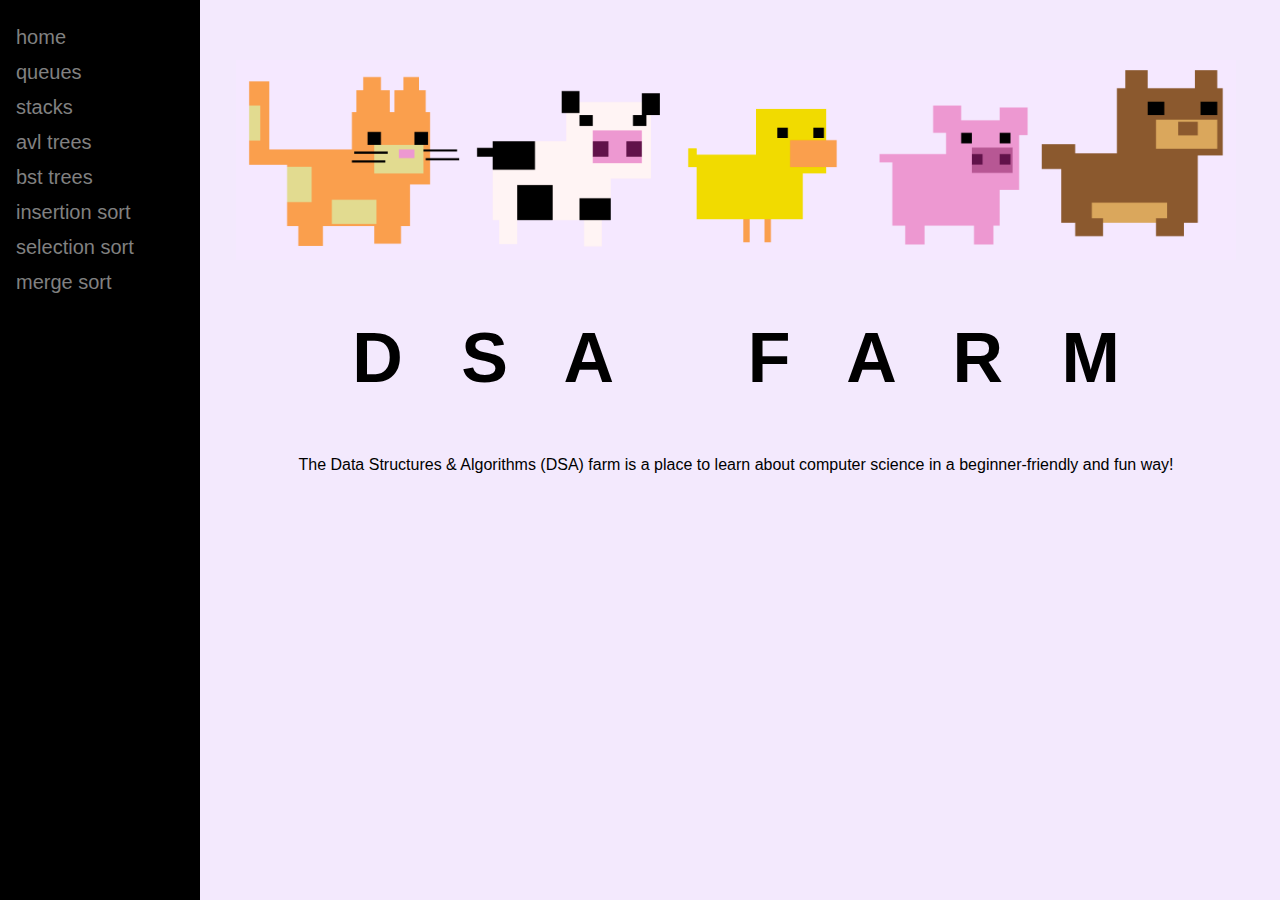
<file: index.html>
<!DOCTYPE html>
<html>

<head>
  <meta charset="utf-8">
  <meta name="viewport" content="width=device-width">
  
<title>DSA FARM</title>
<link rel="icon" type="image/x-icon" href="/images/ducky.png">
	
  <link href="style.css" rel="stylesheet" type="text/css" />
</head>

<body>


	
	<div class="about">
		<img width="200px" height="400px" class="profilepicture" src="images/animal.png"/>

		<h2 class="name"> D &nbsp S &nbsp A &nbsp &nbsp &nbsp F &nbsp A &nbsp R &nbsp M</h2>

		<p class="description"> The Data Structures & Algorithms (DSA) farm is a place to learn about computer science in a beginner-friendly and fun way! </p>
<!-- 
    	<button class="feed_button" onclick="increment()">Click to feed me!</button> -->

	</div>


  <div class="sidebar">
<!--     <a href="otherpagesfolder.index.html">Click here to go through a folder to another page</a> -->
    <a href="index.html">home</a>

    <a href="queue.html">queues</a>

    <a href="stacks.html">stacks</a>
    
    <a href="avltree.html">avl trees</a>
    
    <a href="bsttree.html">bst trees</a>
    
    <a href="insertionsort.html">insertion sort</a>

    <a href="selectionsort.html">selection sort</a>
    
    <a href="mergesort.html">merge sort</a>


  </div>


</body>

</html>
</file>
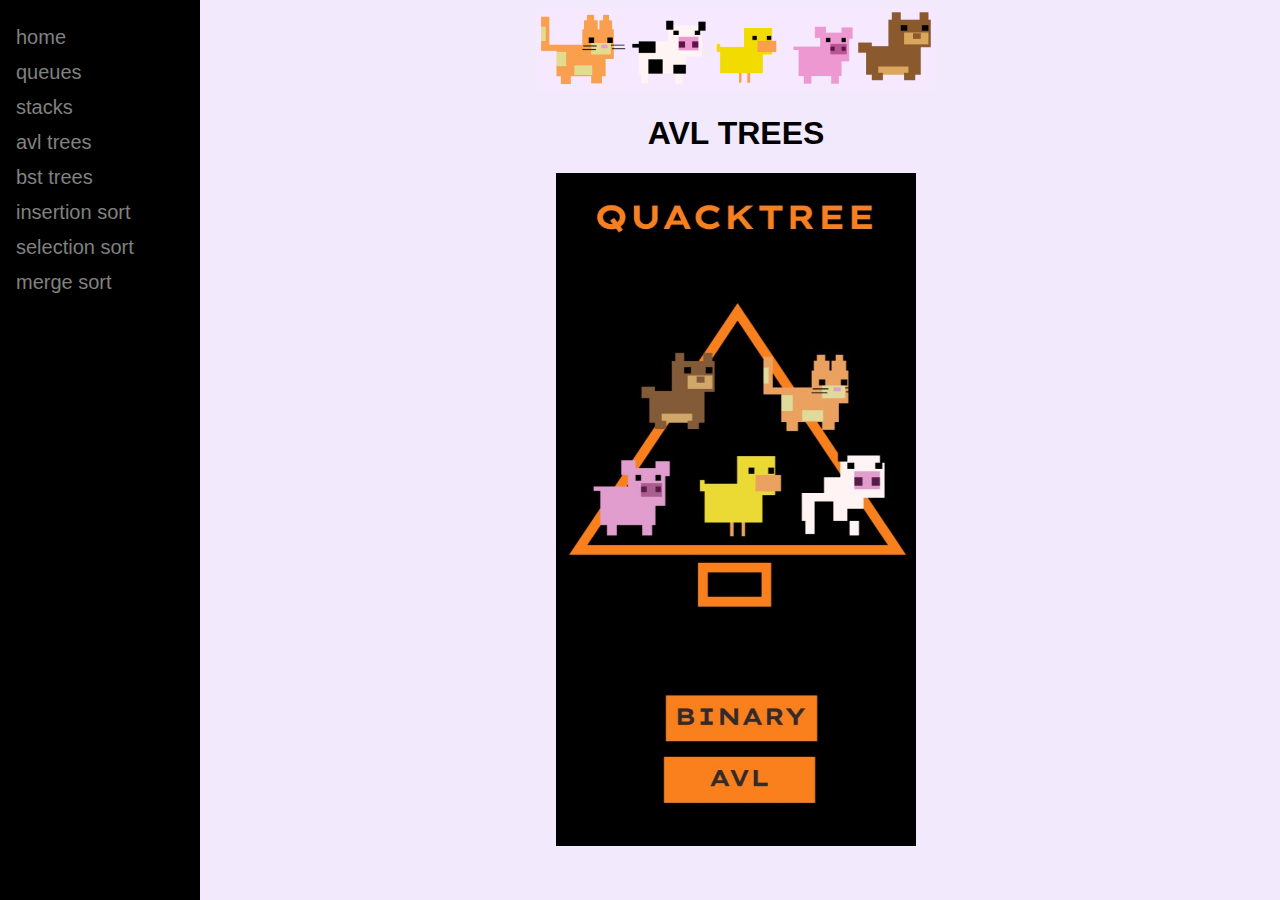
<file: avltree.html>
<!DOCTYPE html>
<html>


  
  <!-- BELOW IS HEAD --> 
  <head>
    <meta charset="utf-8">
    <meta name="viewport" content="width=device-width">

    <title>AVLTREES</title>
    <link rel="icon" type="image/x-icon" href="/images/ducky.png">

    <link href="queuestyle.css" rel="stylesheet" type="text/css" />

  </head>

  
  <!-- BELOW IS BODY -->
  <body>
    
    <!-- Title Heading -->
    <div class="title">
      
      <img class="profilepicture" width="400px" src="animal.png">
      <h1 class="queues" width="1000"> AVL TREES </h1>

    </div>


   <!-- Below is picture of game home page -->
  <div class="GameImage">
  <img class="gamepicture"
    width="360px"
    src="QuackTree.jpg">
  </div>


  <div class="sidebar">

    <a href="index.html">home</a>

    <a href="queue.html">queues</a>
    
    <a href="stacks.html">stacks</a>

    <a href="avltree.html">avl trees</a>
    
    <a href="bsttree.html">bst trees</a>

    <a href="insertionsort.html">insertion sort</a>
    

    <a href="selectionsort.html">selection sort</a>
    
    <a href="mergesort.html">merge sort</a>
  </div>
    
    
  </body>
</html>
</file>
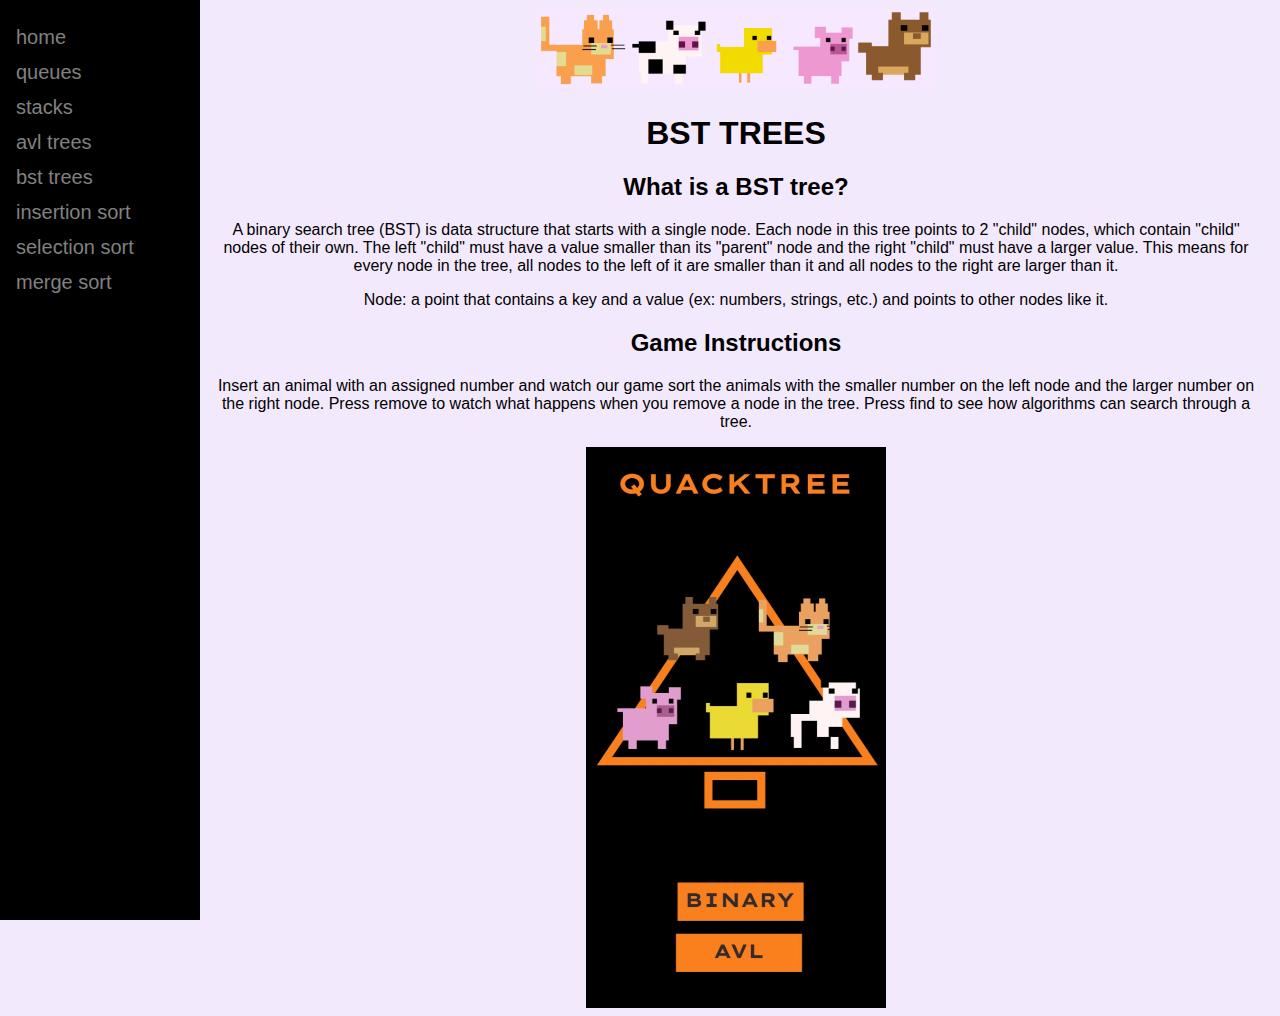
<file: bsttree.html>
<!DOCTYPE html>
<html>


  
  <!-- BELOW IS HEAD --> 
  <head>
    <meta charset="utf-8">
    <meta name="viewport" content="width=device-width">

    <title>BSTTREES</title>
    <link rel="icon" type="image/x-icon" href="/images/ducky.png">

    <link href="queuestyle.css" rel="stylesheet" type="text/css" />

  </head>

  
  <!-- BELOW IS BODY -->
  <body>
    
    <!-- Title Heading -->
    <div class="title">
      
      <img class="profilepicture" width="400px" src="animal.png">
      <h1 class="queues" width="1000"> BST TREES </h1>

    </div>

        <!-- Below is intro about queue -->
    <div class="about">
      <h2>What is a BST tree? </h2>
      
      <p>A binary search tree (BST) is data structure that starts with a single node. Each node in this tree points to 2 "child" nodes, which contain "child" nodes of their own. The left "child" must have a value smaller than its "parent" node and the right "child" must have a larger value. This means for every node in the tree, all nodes to the left of it are smaller than it and all nodes to the right are larger than it.
        
       </p>
      <p> Node: a point that contains a key and a value (ex: numbers, strings, etc.) and points to other nodes like it.</p>

    </div>

        <!-- Below is game instruction -->
    <div class="insturction">

     <h2>Game Instructions </h2>
    <p> Insert an animal with an assigned number and watch our game sort the animals with the smaller number on the left node and the larger number on the right node. Press remove to watch what happens when you remove a node in the tree. Press find to see how algorithms can search through a tree. </p>
    </div>


   <!-- Below is picture of game home page -->
  <div class="GameImage">
  <img class="gamepicture"
    width="300px"
    src="QuackTree.jpg"
  </div>


  <div class="sidebar">

    <a href="index.html">home</a>

    <a href="queue.html">queues</a>
    
    <a href="stacks.html">stacks</a>

    <a href="avltree.html">avl trees</a>
    
    <a href="bsttree.html">bst trees</a>
    
    <a href="insertionsort.html">insertion sort</a>
    
    <a href="selectionsort.html">selection sort</a>
    
    <a href="mergesort.html">merge sort</a>
  </div>
    
    
  </body>
</html>
</file>
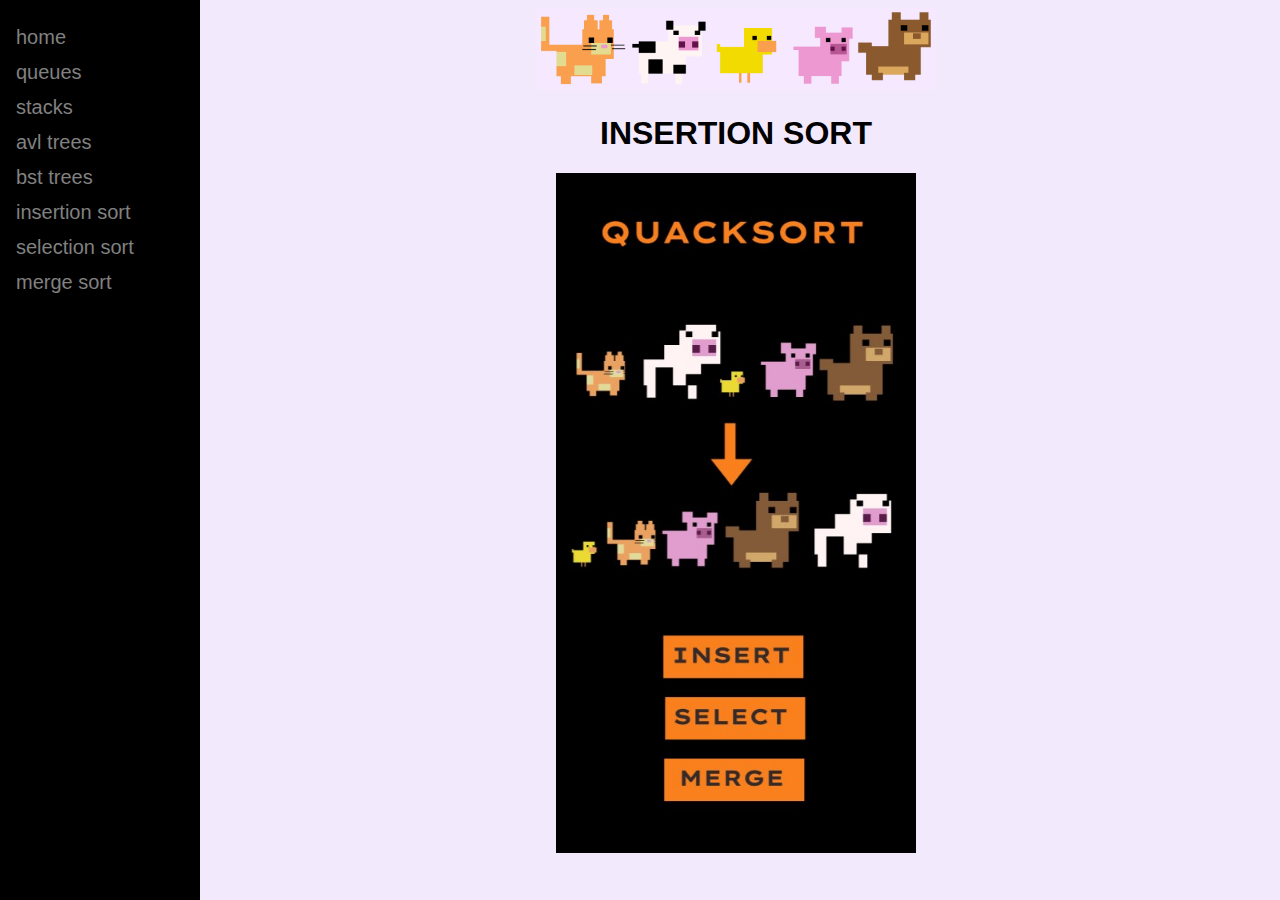
<file: insertionsort.html>
<!DOCTYPE html>
<html>


  
  <!-- BELOW IS HEAD --> 
  <head>
    <meta charset="utf-8">
    <meta name="viewport" content="width=device-width">

    <title>INSERTION SORT</title>
    <link rel="icon" type="image/x-icon" href="/images/ducky.png">

    <link href="queuestyle.css" rel="stylesheet" type="text/css" />

  </head>

  
  <!-- BELOW IS BODY -->
  <body>
    
    <!-- Title Heading -->
    <div class="title">
      
      <img class="profilepicture" width="400px" src="animal.png">
      <h1 class="queues" width="1000"> INSERTION SORT </h1>

    </div>


  <div class="GameImage">
  <img class="gamepicture"
    width="360px"
    src="QuackSort.jpg"
  </div>




  <div class="sidebar">

    <a href="index.html">home</a>

    <a href="queue.html">queues</a>
    
    <a href="stacks.html">stacks</a>

    <a href="avltree.html">avl trees</a>
    
    <a href="bsttree.html">bst trees</a>
    
    <a href="insertionsort.html">insertion sort</a>
    
    <a href="selectionsort.html">selection sort</a>
    
    <a href="mergesort.html">merge sort</a>
  </div>
    
    
  </body>
</html>
</file>
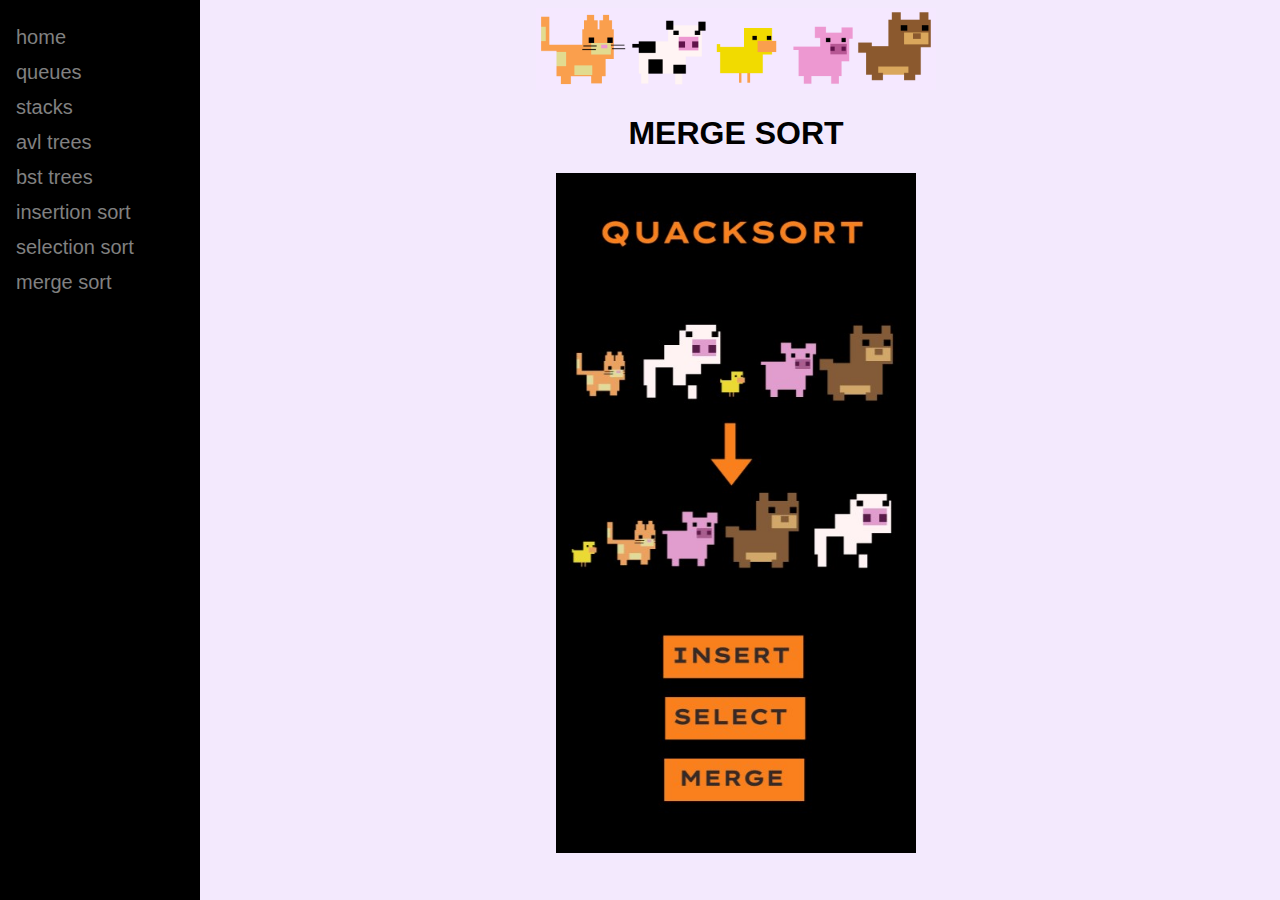
<file: mergesort.html>
<!DOCTYPE html>
<html>


  
  <!-- BELOW IS HEAD --> 
  <head>
    <meta charset="utf-8">
    <meta name="viewport" content="width=device-width">

    <title>MERGE SORT</title>
    <link rel="icon" type="image/x-icon" href="/images/ducky.png">

    <link href="queuestyle.css" rel="stylesheet" type="text/css" />

  </head>

  
  <!-- BELOW IS BODY -->
  <body>
    
    <!-- Title Heading -->
    <div class="title">
      
      <img class="profilepicture" width="400px" src="animal.png">
      <h1 class="queues" width="1000"> MERGE SORT </h1>

    </div>


  <div class="GameImage">
  <img class="gamepicture"
    width="360px"
    src="QuackSort.jpg"
  </div>




  <div class="sidebar">

    <a href="index.html">home</a>

    <a href="queue.html">queues</a>
    
    <a href="stacks.html">stacks</a>

    <a href="avltree.html">avl trees</a>
    
    <a href="bsttree.html">bst trees</a>
    
    <a href="insertionsort.html">insertion sort</a>
    
    <a href="selectionsort.html">selection sort</a>
    
    <a href="mergesort.html">merge sort</a>
  </div>
    
    
  </body>
</html>
</file>
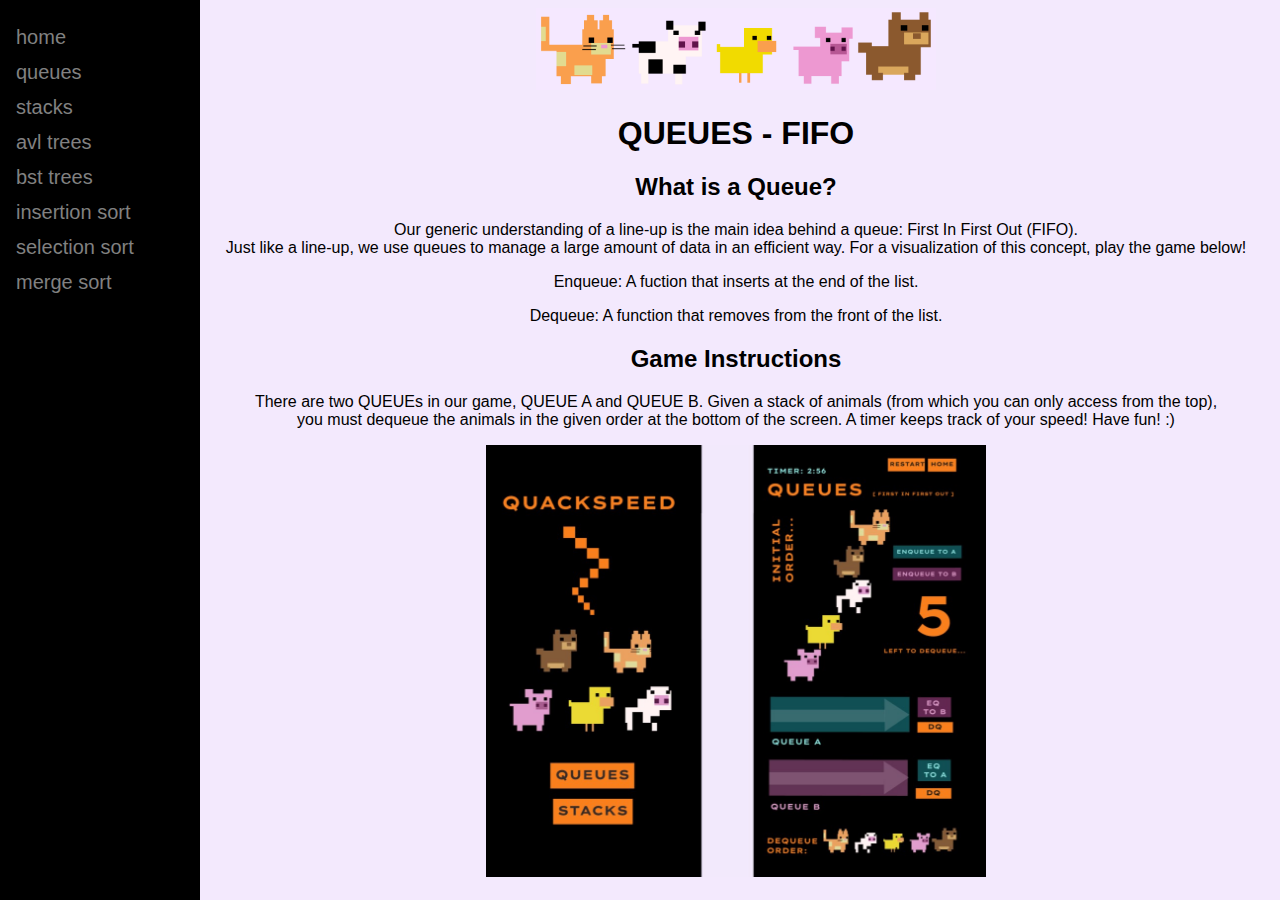
<file: queue.html>
<!DOCTYPE html>
<html>


  
  <!-- BELOW IS HEAD --> 
  <head>
    <meta charset="utf-8">
    <meta name="viewport" content="width=device-width">

    <title>QUEUES</title>
    <link rel="icon" type="image/x-icon" href="/images/ducky.png">

    <link href="queuestyle.css" rel="stylesheet" type="text/css" />

  </head>



  
  <!-- BELOW IS BODY -->
  <body>
    
    <!-- Title Heading -->
    <div class="title">
      
      <img class="profilepicture" width="400px" src="animal.png">
      <h1 class="queues" width="1000"> QUEUES - FIFO </h1>

    </div>

    <!-- Below is intro about queue -->
    <div class="about">
      <h2>What is a Queue? </h2>
      
      <p> Our generic understanding of a line-up is the main idea behind a queue: First In First Out (FIFO). <br> Just like a line-up, we use queues to manage a large amount of data in an efficient way. For a visualization of this concept, play the game below! </p>
      <p> Enqueue: A fuction that inserts at the end of the list.</p>
  
      <p> Dequeue: A function that removes from the front of the list.</p>
    </div>

    <!-- Below is game instruction -->
    <div class="insturction">

     <h2>Game Instructions </h2>
    <p> There are two QUEUEs in our game, QUEUE A and QUEUE B. Given a stack of animals (from which you can only access from the top), <br> you must dequeue the animals in the given order at the bottom of the screen.  A timer keeps track of your speed! Have fun! :) </p>
    </div>

    
    

   <!-- Below is picture of game home page -->
  <div class="GameImage">
  <img class="gamepicture"
    width="500px"
    src="QuacksandQueues.jpg"
  </div>


  <div class="sidebar">

     <a href="index.html">home</a>

    <a href="queue.html">queues</a>
    <a href="stacks.html">stacks</a>
    <a href="avltree.html">avl trees</a>
    <a href="bsttree.html">bst trees</a>
    
    <a href="insertionsort.html">insertion sort</a>
    
    <a href="selectionsort.html">selection sort</a>
    
    <a href="mergesort.html">merge sort</a>
  </div>
    
    
  </body>
</html>
</file>
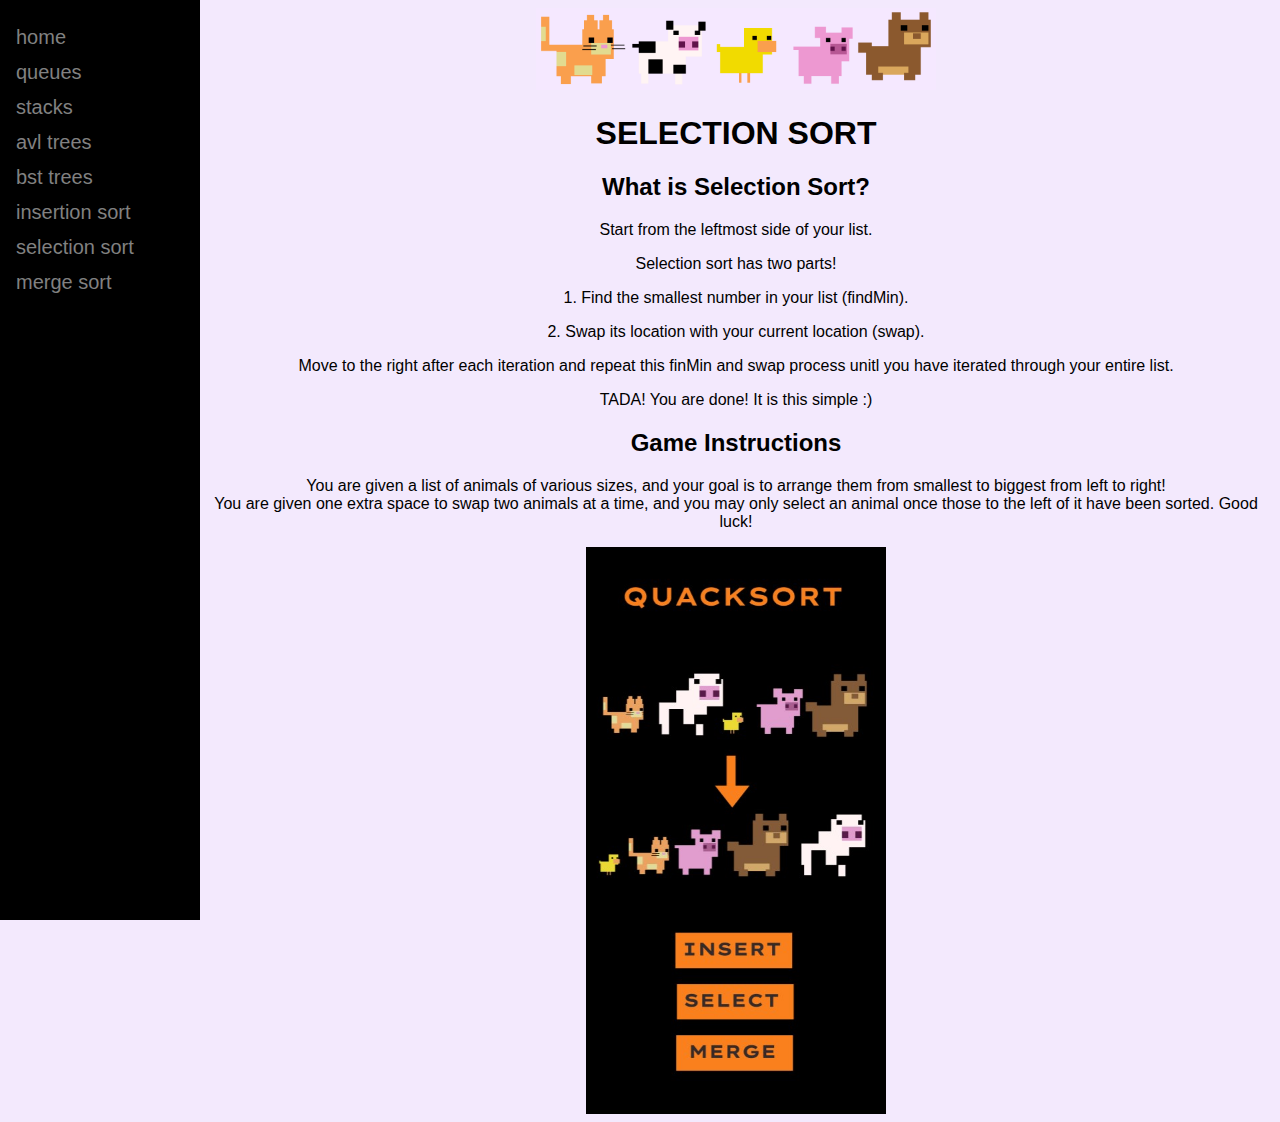
<file: selectionsort.html>
<!DOCTYPE html>
<html>


  
  <!-- BELOW IS HEAD --> 
  <head>
    <meta charset="utf-8">
    <meta name="viewport" content="width=device-width">

    <title>SELECTION SORT</title>
    <link rel="icon" type="image/x-icon" href="/images/ducky.png">

    <link href="queuestyle.css" rel="stylesheet" type="text/css" />

  </head>

  
  <!-- BELOW IS BODY -->
  <body>
    
    <!-- Title Heading -->
    <div class="title">
      
      <img class="profilepicture" width="400px" src="animal.png">
      <h1 class="queues" width="1000"> SELECTION SORT </h1>

    </div>




   <!-- Below is intro about selection sort -->
    <div class="about">
      <h2>What is Selection Sort? </h2>

      <p> Start from the leftmost side of your list. </p>
      <p> Selection sort has two parts!  </p>
      <p> 1. Find the smallest number in your list (findMin). </p>
      <p> 2. Swap its location with your current location (swap). </p>
      <p> Move to the right after each iteration and repeat this finMin and swap process unitl you have iterated through your entire list. </p>
      <p> TADA! You are done! It is this simple :) </p>

    </div>

    <!-- Below is game instruction -->
    <div class="insturction">

     <h2>Game Instructions </h2>
    <p> You are given a list of animals of various sizes, and your goal is to arrange them from smallest to biggest from left to right! <br>You are given one extra space to swap two animals at a time, and you may only select an animal once those to the left of it have been sorted. Good luck!</p>
    </div>


  <div class="GameImage">
  <img class="gamepicture"
    width="300px"
    src="QuackSort.jpg"
  </div>




  <div class="sidebar">

    <a href="index.html">home</a>

    <a href="queue.html">queues</a>
    
    <a href="stacks.html">stacks</a>

    <a href="avltree.html">avl trees</a>
    
    <a href="bsttree.html">bst trees</a>
    
    <a href="insertionsort.html">insertion sort</a>
    
    <a href="selectionsort.html">selection sort</a>
    
    <a href="mergesort.html">merge sort</a>
  </div>
    
    
  </body>
</html>
</file>
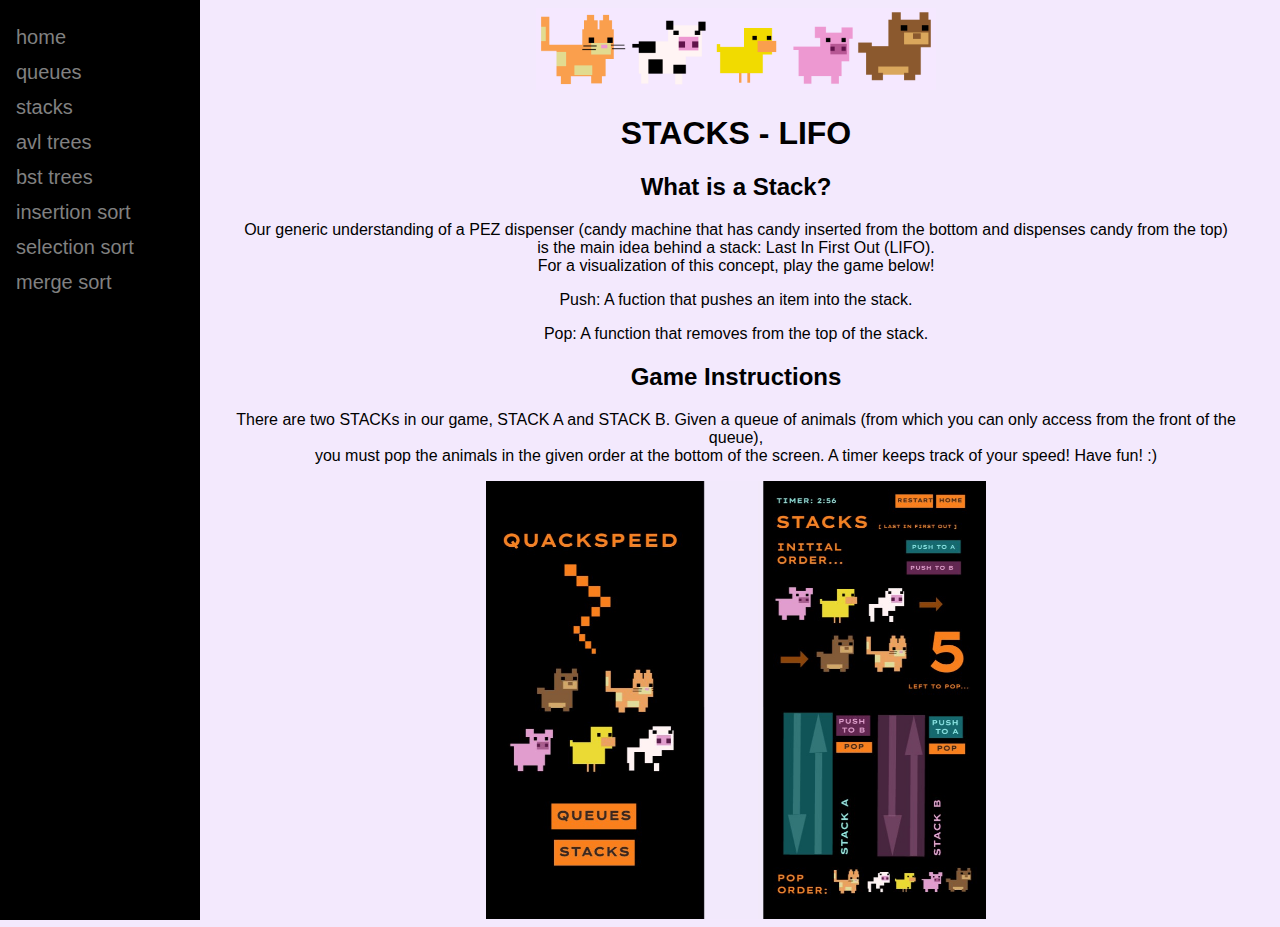
<file: stacks.html>
<!DOCTYPE html>
<html>


  
  <!-- BELOW IS HEAD --> 
  <head>
    <meta charset="utf-8">
    <meta name="viewport" content="width=device-width">

    <title>STACKS</title>
    <link rel="icon" type="image/x-icon" href="/images/ducky.png">

    <link href="queuestyle.css" rel="stylesheet" type="text/css" />

  </head>



  
  <!-- BELOW IS BODY -->
  <body>
    
    <!-- Title Heading -->
    <div class="title">
      
      <img class="profilepicture" width="400px" src="animal.png">
      <h1 class="queues" width="1000"> STACKS - LIFO </h1>

    </div>

    <!-- Below is intro about queue -->
    <div class="about">
      <h2>What is a Stack? </h2>
      
      <p> Our generic understanding of a PEZ dispenser (candy machine that has candy inserted from the bottom and dispenses candy from the top) <br> is the main idea behind a stack: Last In First Out (LIFO). <br> For a visualization of this concept, play the game below! </p>
      <p> Push: A fuction that pushes an item into the stack.</p>
  
      <p> Pop: A function that removes from the top of the stack.</p>
    </div>

    <!-- Below is game instruction -->
    <div class="insturction">

     <h2>Game Instructions </h2>
    <p> There are two STACKs in our game, STACK A and STACK B. Given a queue of animals (from which you can only access from the front of the queue), <br> you must pop the animals in the given order at the bottom of the screen.  A timer keeps track of your speed! Have fun! :) </p>
    </div>

    
    

   <!-- Below is picture of game home page -->
  <div class="GameImage">
  <img class="gamepicture"
    width="500 px"
    src="QuacksandStacks.jpg"
  </div>


  <div class="sidebar">

     <a href="index.html">home</a>

    <a href="queue.html">queues</a>
    
    <a href="stacks.html">stacks</a>
    
    <a href="avltree.html">avl trees</a>
    
    <a href="bsttree.html">bst trees</a>
    
    <a href="insertionsort.html">insertion sort</a>
    
    <a href="selectionsort.html">selection sort</a>
    
    <a href="mergesort.html">merge sort</a>
  </div>
    
    
  </body>
</html>
</file>
<file: style.css>
* {
  font-family: Rockwell, Helvetica, sans-serifc;
}
body {
background: #f3e9fd;
margin-left: 200px;
padding: 0px 10px;
}
.about {
  margin-top: 60px; /* Adds spacing above the container */
}
.profilepicture {
/*         border-radius: 50%; */
  height: 200px;
  width: 1000px;
/*         border: 1px solid white; */
  display: block;
  margin: 0 auto;
}
.name {
  text-align: center;
  font-size: 70px;
}

.description {
text-align: center;
}

body {
background: #f3e9fd;
}

.sidebar {
height: 100%;
width: 200px;
position: fixed;
z-index: 1;
top: 0;
left: 0;
background-color: #000;
padding-top: 20px;
}

.sidebar a {
padding: 6px 8px 6px 16px;
text-decoration: none;
font-size: 20px;
color: #818181;
display: block;
}

.sidebar a:hover {
color: #fff;
}

.feed_button {
display: block;
margin: 20px auto;
border: none; /* Removes the default button border */
background: #304a58;
color: white;
padding: 5px 10px; /* Adds spacing around the text (vertical, horizontal) */
border-radius: 20px;
cursor: pointer; /* When the user hovers over the button, change the mouse shape */
transition: 0.3s;
}

.feed_button:hover {
background: transparent;
color: black;
outline: 2px solid #304a58
}
</file>
<file: queuestyle.css>
* {
    font-family: Rockwell, Helvetica, sans-serifc;
}
body {
  background: #f3e9fd;
  margin-left: 200px;
  padding: 0px 10px;
}

.title{
  text-align: center;
}


.button_home{
  display:block;
  margin:0 auto;
}

.about{
  margin-top: 20px; 
  /* this centers our text */
  text-align: center;
  
}

.insturction{
  /* this centers our text */
  text-align: center;
}

.gamepicture{
  display:block;
  margin:0 auto;
}

.sidebar {
  height: 100%;
  width: 200px;
  position: fixed;
  z-index: 1;
  top: 0;
  left: 0;
  background-color: #000;
  padding-top: 20px;
}

.sidebar a {
  padding: 6px 8px 6px 16px;
  text-decoration: none;
  font-size: 20px;
  color: #818181;
  display: block;
}

.sidebar a:hover {
  color: #fff;
}
</file>
